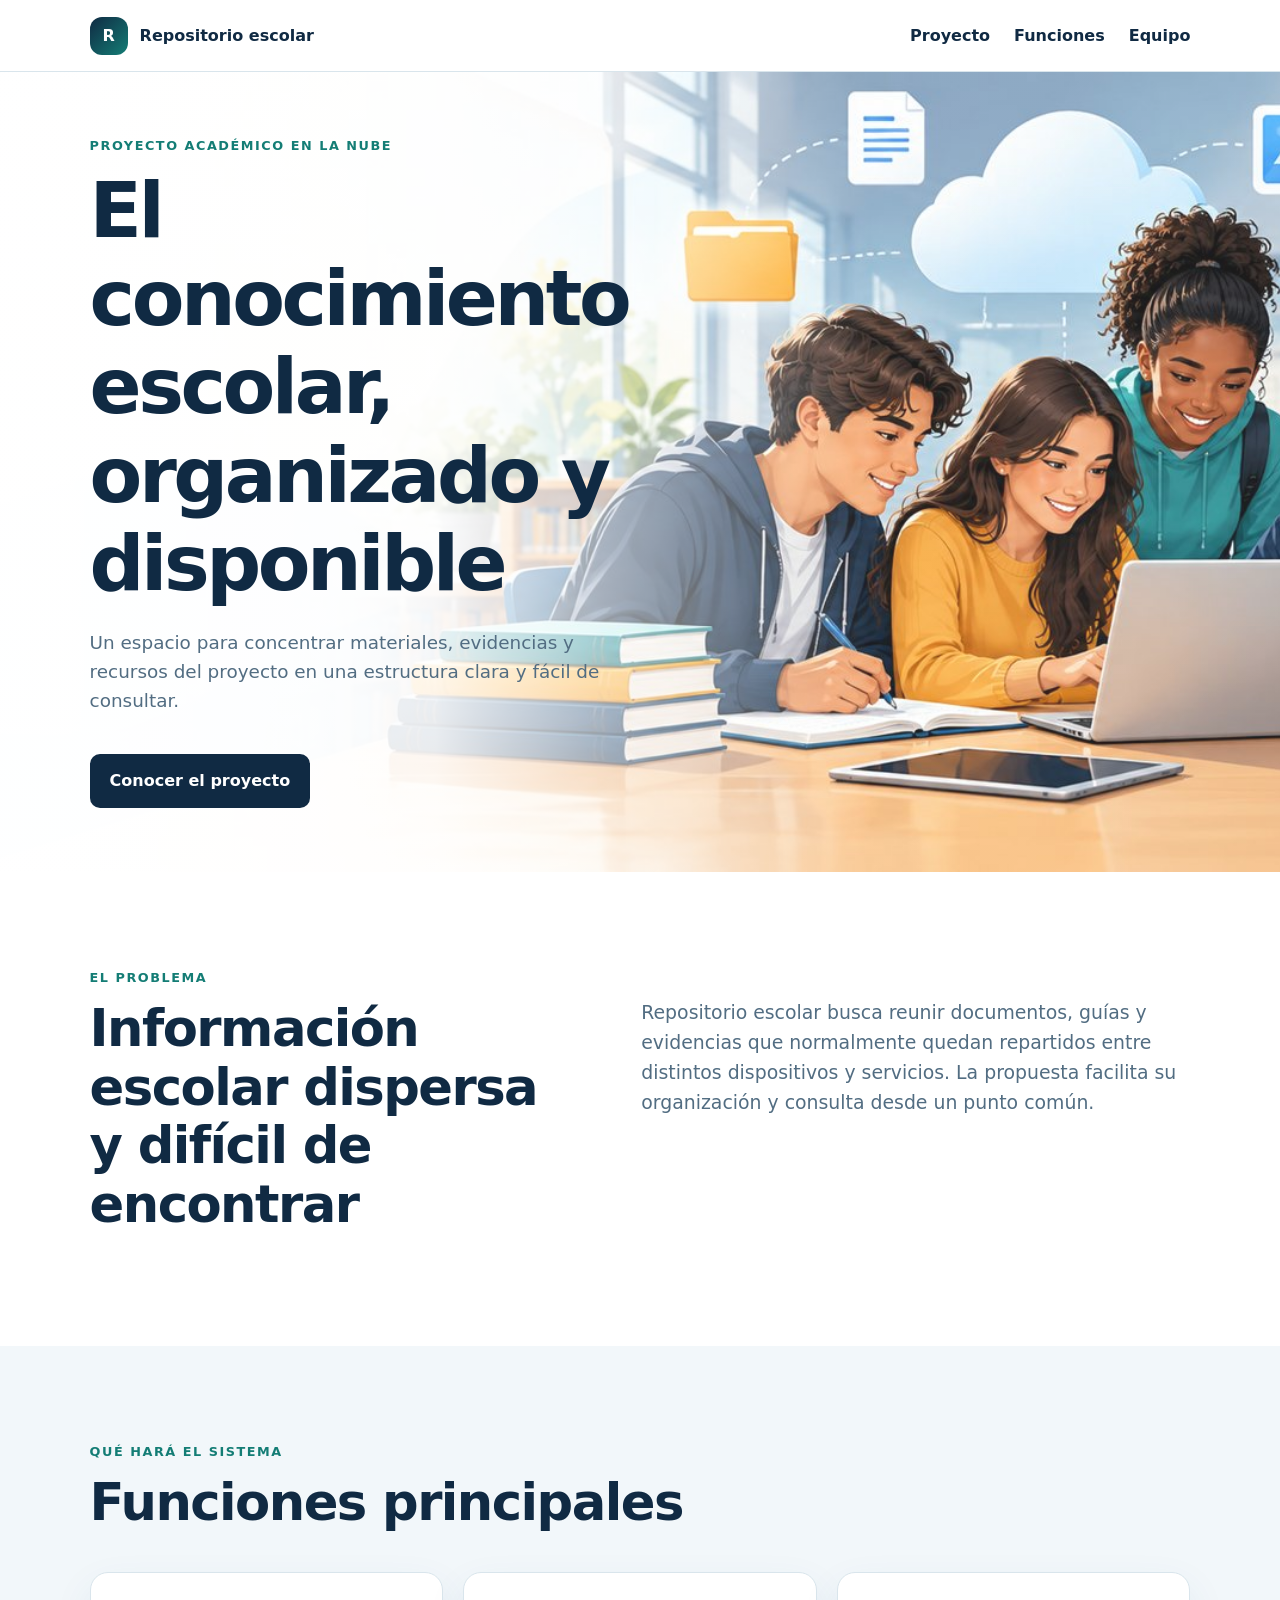
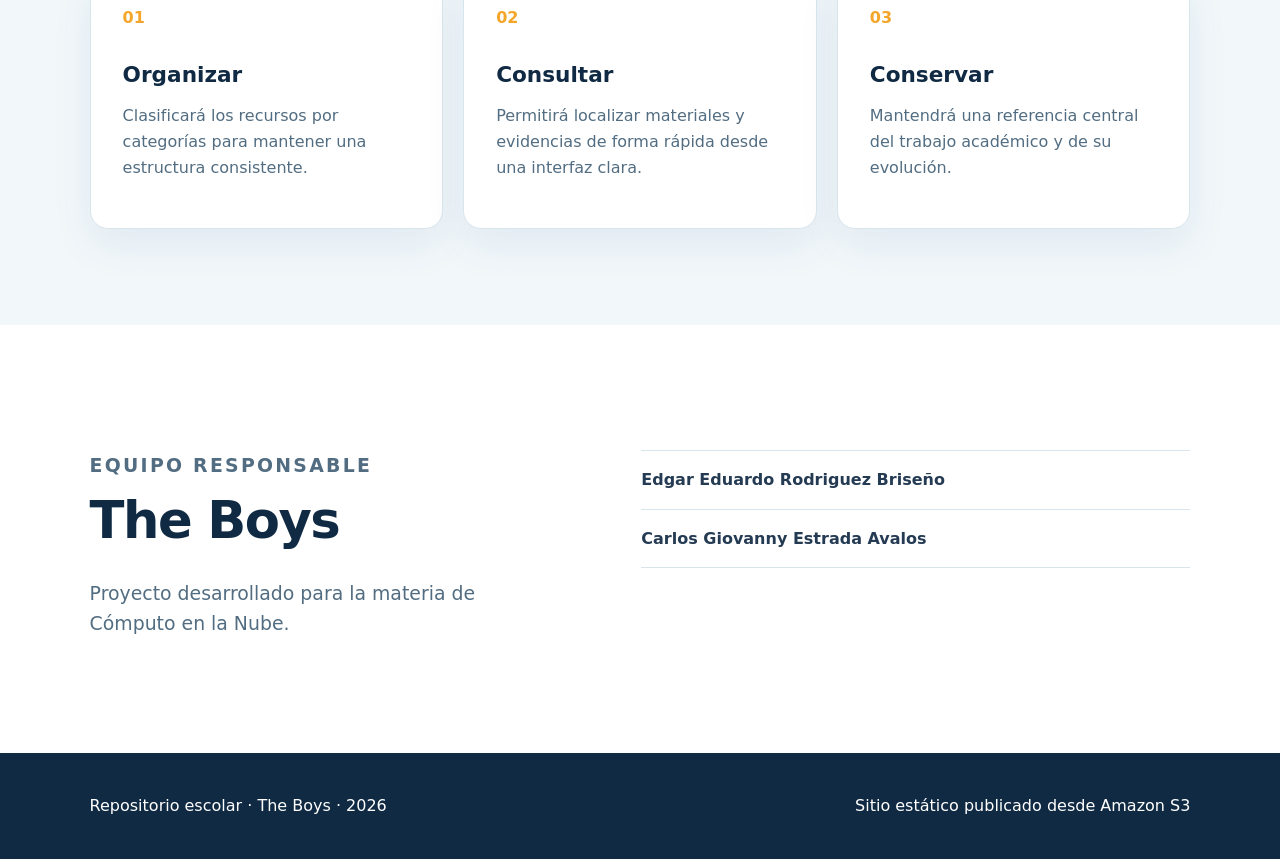
<file: index.html>
<!doctype html>
<html lang="es">
<head>
  <meta charset="utf-8">
  <meta name="viewport" content="width=device-width, initial-scale=1">
  <meta name="description" content="Sitio informativo del proyecto Repositorio escolar del equipo The Boys.">
  <title>Repositorio escolar | The Boys</title>
  <link rel="stylesheet" href="styles.css">
</head>
<body>
  <header class="site-header">
    <a class="brand" href="#inicio" aria-label="Ir al inicio">
      <span class="brand-mark" aria-hidden="true">R</span>
      <span>Repositorio escolar</span>
    </a>
    <nav aria-label="Navegación principal">
      <a href="#proyecto">Proyecto</a>
      <a href="#funciones">Funciones</a>
      <a href="#equipo">Equipo</a>
    </nav>
  </header>

  <main id="inicio">
    <section class="hero" aria-labelledby="hero-title">
      <img src="repositorio-escolar-hero.jpg" alt="Estudiantes organizando recursos educativos digitales en una biblioteca">
      <div class="hero-overlay"></div>
      <div class="hero-content">
        <p class="eyebrow">Proyecto académico en la nube</p>
        <h1 id="hero-title">El conocimiento escolar, organizado y disponible</h1>
        <p>Un espacio para concentrar materiales, evidencias y recursos del proyecto en una estructura clara y fácil de consultar.</p>
        <a class="button" href="#proyecto">Conocer el proyecto</a>
      </div>
    </section>

    <section id="proyecto" class="section intro">
      <div>
        <p class="eyebrow">El problema</p>
        <h2>Información escolar dispersa y difícil de encontrar</h2>
      </div>
      <p>Repositorio escolar busca reunir documentos, guías y evidencias que normalmente quedan repartidos entre distintos dispositivos y servicios. La propuesta facilita su organización y consulta desde un punto común.</p>
    </section>

    <section id="funciones" class="section section-muted" aria-labelledby="functions-title">
      <div class="section-heading">
        <p class="eyebrow">Qué hará el sistema</p>
        <h2 id="functions-title">Funciones principales</h2>
      </div>
      <div class="cards">
        <article>
          <span aria-hidden="true">01</span>
          <h3>Organizar</h3>
          <p>Clasificará los recursos por categorías para mantener una estructura consistente.</p>
        </article>
        <article>
          <span aria-hidden="true">02</span>
          <h3>Consultar</h3>
          <p>Permitirá localizar materiales y evidencias de forma rápida desde una interfaz clara.</p>
        </article>
        <article>
          <span aria-hidden="true">03</span>
          <h3>Conservar</h3>
          <p>Mantendrá una referencia central del trabajo académico y de su evolución.</p>
        </article>
      </div>
    </section>

    <section id="equipo" class="section team" aria-labelledby="team-title">
      <div>
        <p class="eyebrow">Equipo responsable</p>
        <h2 id="team-title">The Boys</h2>
        <p>Proyecto desarrollado para la materia de Cómputo en la Nube.</p>
      </div>
      <ul>
        <li>Edgar Eduardo Rodriguez Briseño</li>
        <li>Carlos Giovanny Estrada Avalos</li>
      </ul>
    </section>
  </main>

  <footer>
    <p>Repositorio escolar · The Boys · 2026</p>
    <p>Sitio estático publicado desde Amazon S3</p>
  </footer>
</body>
</html>
</file>
<file: styles.css>
:root {
  --navy: #102a43;
  --blue: #1f5f8b;
  --teal: #147d75;
  --amber: #f4a62a;
  --ink: #243b53;
  --muted: #526d82;
  --paper: #ffffff;
  --wash: #f2f7fa;
  --line: #d9e5ec;
  font-family: Inter, ui-sans-serif, system-ui, -apple-system, BlinkMacSystemFont, "Segoe UI", sans-serif;
  color: var(--ink);
  background: var(--paper);
}

* { box-sizing: border-box; }
html { scroll-behavior: smooth; }
body { margin: 0; line-height: 1.6; }
a { color: inherit; }

.site-header {
  min-height: 72px;
  padding: 0 7vw;
  display: flex;
  align-items: center;
  justify-content: space-between;
  gap: 2rem;
  color: var(--navy);
  background: rgba(255, 255, 255, .96);
  border-bottom: 1px solid var(--line);
}

.brand {
  display: inline-flex;
  align-items: center;
  gap: .75rem;
  font-weight: 800;
  text-decoration: none;
}

.brand-mark {
  width: 38px;
  height: 38px;
  display: grid;
  place-items: center;
  border-radius: 12px;
  color: white;
  background: linear-gradient(135deg, var(--navy), var(--teal));
}

nav { display: flex; gap: 1.5rem; }
nav a { font-weight: 650; text-decoration: none; }
nav a:hover { color: var(--teal); }

.hero {
  min-height: 600px;
  position: relative;
  display: grid;
  align-items: center;
  overflow: hidden;
}

.hero > img, .hero-overlay {
  position: absolute;
  inset: 0;
  width: 100%;
  height: 100%;
}

.hero > img { object-fit: cover; object-position: center; }
.hero-overlay { background: linear-gradient(90deg, rgba(255,255,255,.98) 5%, rgba(255,255,255,.9) 34%, rgba(255,255,255,.1) 68%); }

.hero-content {
  position: relative;
  width: min(590px, 86vw);
  margin-left: 7vw;
  padding: 4rem 0;
}

.eyebrow {
  margin: 0 0 .65rem;
  color: var(--teal);
  font-size: .8rem;
  font-weight: 800;
  letter-spacing: .12em;
  text-transform: uppercase;
}

h1, h2, h3 { margin-top: 0; color: var(--navy); line-height: 1.15; }
h1 { margin-bottom: 1.2rem; font-size: clamp(2.7rem, 6vw, 5.6rem); letter-spacing: -.045em; }
h2 { margin-bottom: 1rem; font-size: clamp(2rem, 4vw, 3.4rem); letter-spacing: -.03em; }
h3 { margin-bottom: .65rem; font-size: 1.35rem; }
.hero-content > p:not(.eyebrow) { max-width: 540px; color: var(--muted); font-size: 1.15rem; }

.button {
  display: inline-block;
  margin-top: 1.2rem;
  padding: .9rem 1.25rem;
  border-radius: 10px;
  color: white;
  background: var(--navy);
  font-weight: 750;
  text-decoration: none;
}

.button:hover { background: var(--blue); }
.section { padding: 6rem 7vw; }
.intro, .team { display: grid; grid-template-columns: minmax(0, .9fr) minmax(0, 1.1fr); gap: 8vw; align-items: start; }
.intro > p, .team p { margin-top: 1.8rem; color: var(--muted); font-size: 1.18rem; }
.section-muted { background: var(--wash); }
.section-heading { max-width: 700px; }

.cards {
  margin-top: 2.5rem;
  display: grid;
  grid-template-columns: repeat(3, minmax(0, 1fr));
  gap: 1.25rem;
}

.cards article {
  min-height: 240px;
  padding: 2rem;
  border: 1px solid var(--line);
  border-radius: 18px;
  background: var(--paper);
  box-shadow: 0 16px 40px rgba(31, 95, 139, .08);
}

.cards span { display: block; margin-bottom: 2rem; color: var(--amber); font-weight: 850; }
.cards p { color: var(--muted); }
.team ul { margin: 1.8rem 0 0; padding: 0; list-style: none; border-top: 1px solid var(--line); }
.team li { padding: 1rem 0; font-weight: 700; border-bottom: 1px solid var(--line); }

footer {
  padding: 2.5rem 7vw;
  display: flex;
  justify-content: space-between;
  gap: 1rem;
  color: white;
  background: var(--navy);
}

footer p { margin: 0; }

@media (max-width: 760px) {
  .site-header { align-items: flex-start; padding-top: 1rem; padding-bottom: 1rem; }
  nav { display: none; }
  .hero { min-height: 620px; }
  .hero-overlay { background: linear-gradient(180deg, rgba(255,255,255,.98) 10%, rgba(255,255,255,.88) 60%, rgba(255,255,255,.2)); }
  .hero-content { margin: 0 auto; align-self: start; padding-top: 4rem; }
  .intro, .team, .cards { grid-template-columns: 1fr; }
  .cards article { min-height: auto; }
  footer { flex-direction: column; }
}
</file>
